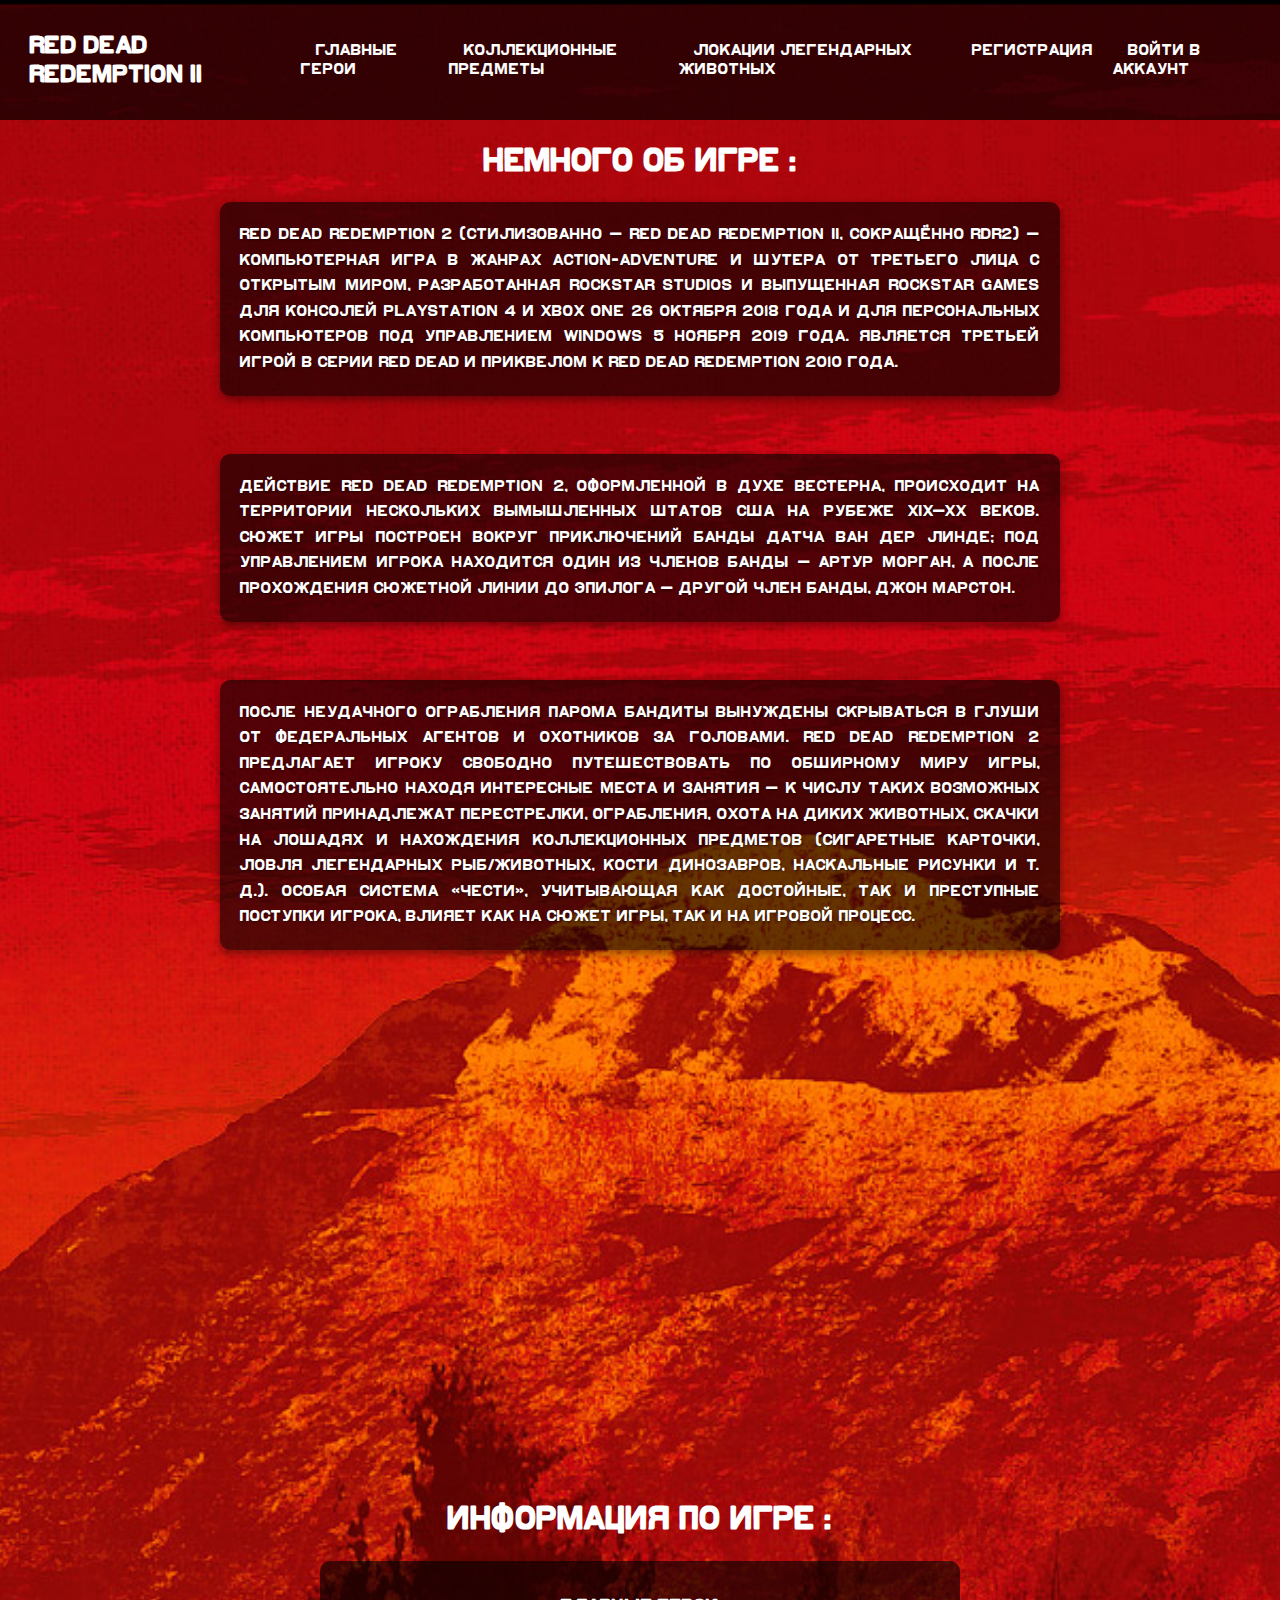
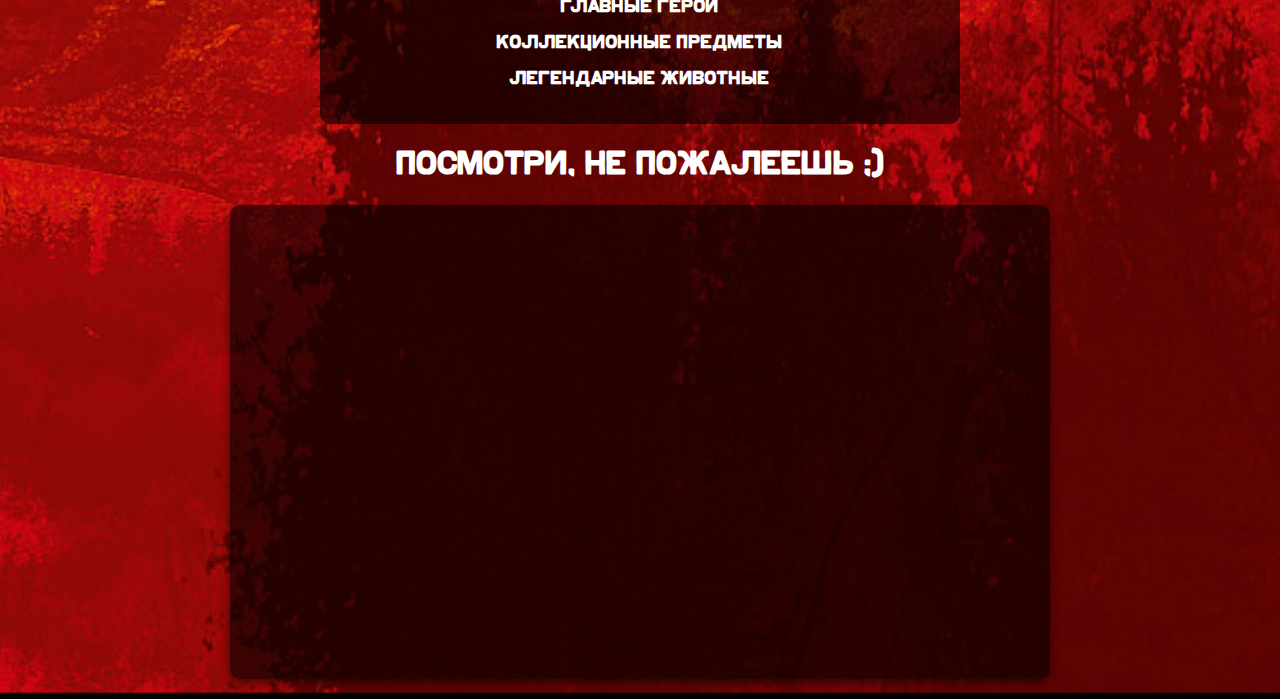
<file: index.html>
<!DOCTYPE html>
<html lang="ru">
<head>
    <meta charset="UTF-8">
    <meta name="viewport" content="width=device-width, initial-scale=1.0">
    <link rel="stylesheet" href="styles.css"> <!-- Подключаем CSS файл -->
    <title>Red Dead Redemption 2</title>
</head>
<body>
    <header>
        <nav class="navbar">
            <h1 class="logo">RED DEAD REDEMPTION II</h1>
            <ul class="nav-links">
                <li><a href="characters.html">Главные герои</a></li>
                <li><a href="items.html">Коллекционные предметы</a></li>
                <li><a href="locations.html">Локации легендарных животных</a></li>
                <li><a href="registration.html">Регистрация</a></li>
                <li><a href="login.html">Войти в аккаунт</a></li>
            </ul>
        </nav>
    </header>
<div class="content">
<h1><center> Немного об игре : </h1><center>
<p class="fade-in"> Red Dead Redemption 2 (стилизованно — Red Dead Redemption II, сокращённо RDR2) — компьютерная игра в жанрах action-adventure и шутера от третьего лица с открытым миром, разработанная Rockstar Studios и выпущенная Rockstar Games для консолей PlayStation 4 и Xbox One 26 октября 2018 года и для персональных компьютеров под управлением Windows 5 ноября 2019 года. Является третьей игрой в серии Red Dead и приквелом к Red Dead Redemption 2010 года. </p>
<br>
<p class="fade-in">Действие Red Dead Redemption 2, оформленной в духе вестерна, происходит на территории нескольких вымышленных штатов США на рубеже XIX—XX веков. Сюжет игры построен вокруг приключений банды Датча Ван дер Линде; под управлением игрока находится один из членов банды — Артур Морган, а после прохождения сюжетной линии до эпилога — другой член банды, Джон Марстон. </p>
<br>
<p class="fade-in">После неудачного ограбления парома бандиты вынуждены скрываться в глуши от федеральных агентов и охотников за головами. Red Dead Redemption 2 предлагает игроку свободно путешествовать по обширному миру игры, самостоятельно находя интересные места и занятия — к числу таких возможных занятий принадлежат перестрелки, ограбления, охота на диких животных, скачки на лошадях и нахождения коллекционных предметов (сигаретные карточки, ловля легендарных рыб/животных, кости динозавров, наскальные рисунки и т. д.). Особая система «чести», учитывающая как достойные, так и преступные поступки игрока, влияет как на сюжет игры, так и на игровой процесс. </p>
<br>
<p class="fade-in">После выхода Red Dead Redemption 2, как одна из самых ожидаемых и широко рекламируемых в это время игр, побила несколько рекордов продаж — лишь за две недели после их начала было продано свыше 17 миллионов копий игры, принеся компании Rockstar свыше 725 миллионов долларов прибыли. Она получила самые высокие оценки прессы — обозреватели удостоили самых высоких похвал сюжет, персонажей, предоставленную игроку свободу и чрезвычайное внимание разработчиков к деталям.</p>
<br>
<p class="fade-in">По итогам 2018 года игра также собрала ряд престижных наград, в том числе «Выбор критиков» на церемонии Golden Joystick Awards и «Лучшее повествование» и «Лучший саундтрек» на церемонии The Game Awards. Также в 2018 году игра стала лауреатом 22-й ежегодной премии D.I.C.E. Awards — премии Академии интерактивных искусств и наук (Academy of Interactive Arts & Sciences), одержав победу в номинации «Выдающееся техническое достижение».</p>
</div>
<script src="animation.js"></script>
<h1><center> Информация по игре : <center></h1>
<ul class="styled-list">
		<li><b><a href="characters.html" target="_blank">Главные герои</b></a></li>
		<li><b><a href="items.html" target="_blank">Коллекционные предметы</b></a></li> 
		<li><b><a href="locations.html" target="_blank">Легендарные животные</b></a></li>
</ul>
<h1><center> Посмотри, не пожалеешь ;) <center></h1>
<div class="video-player">
    <iframe width="800" height="450" 
        src="https://www.youtube.com/embed/lb9MJhe7JJc" 
        frameborder="0" 
        allow="accelerometer; autoplay; clipboard-write; encrypted-media; gyroscope; picture-in-picture; fullscreen" 
        allowfullscreen>
    </iframe>
</div>
</body>
</html>
</file>
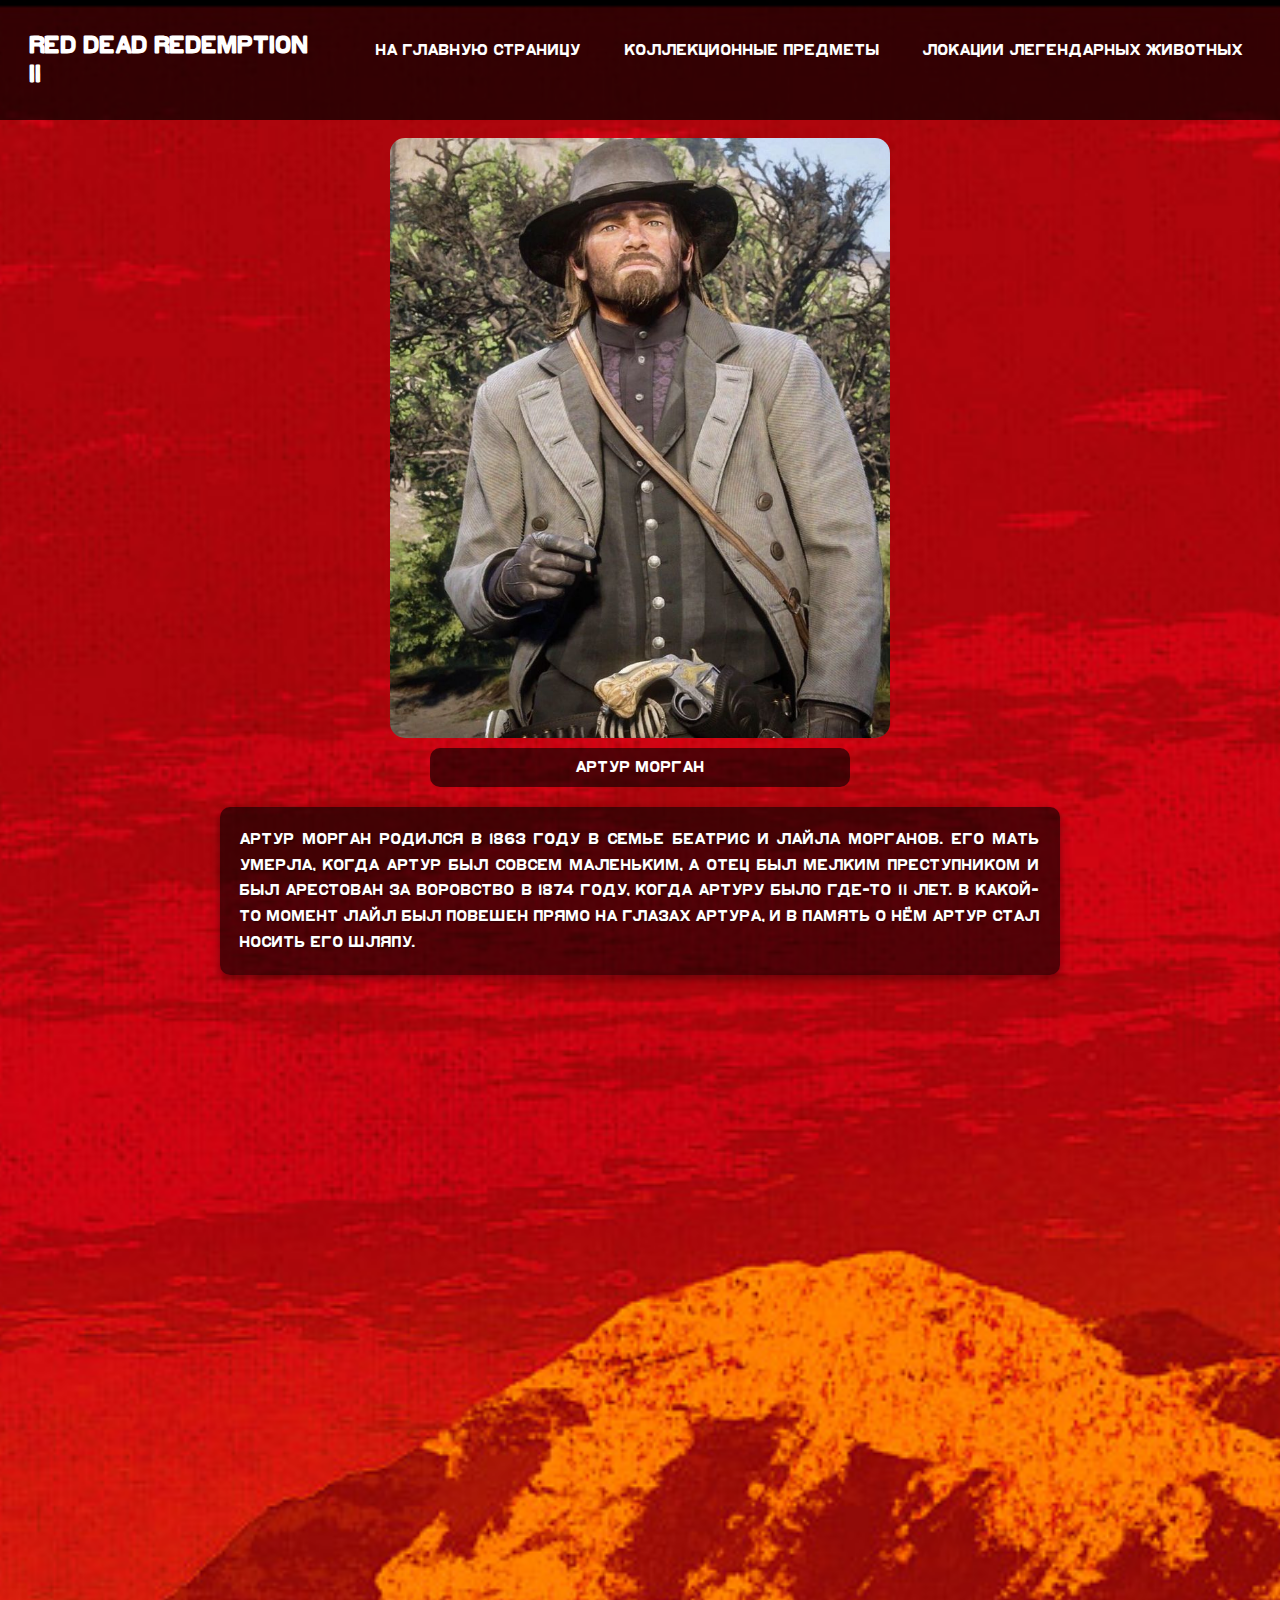
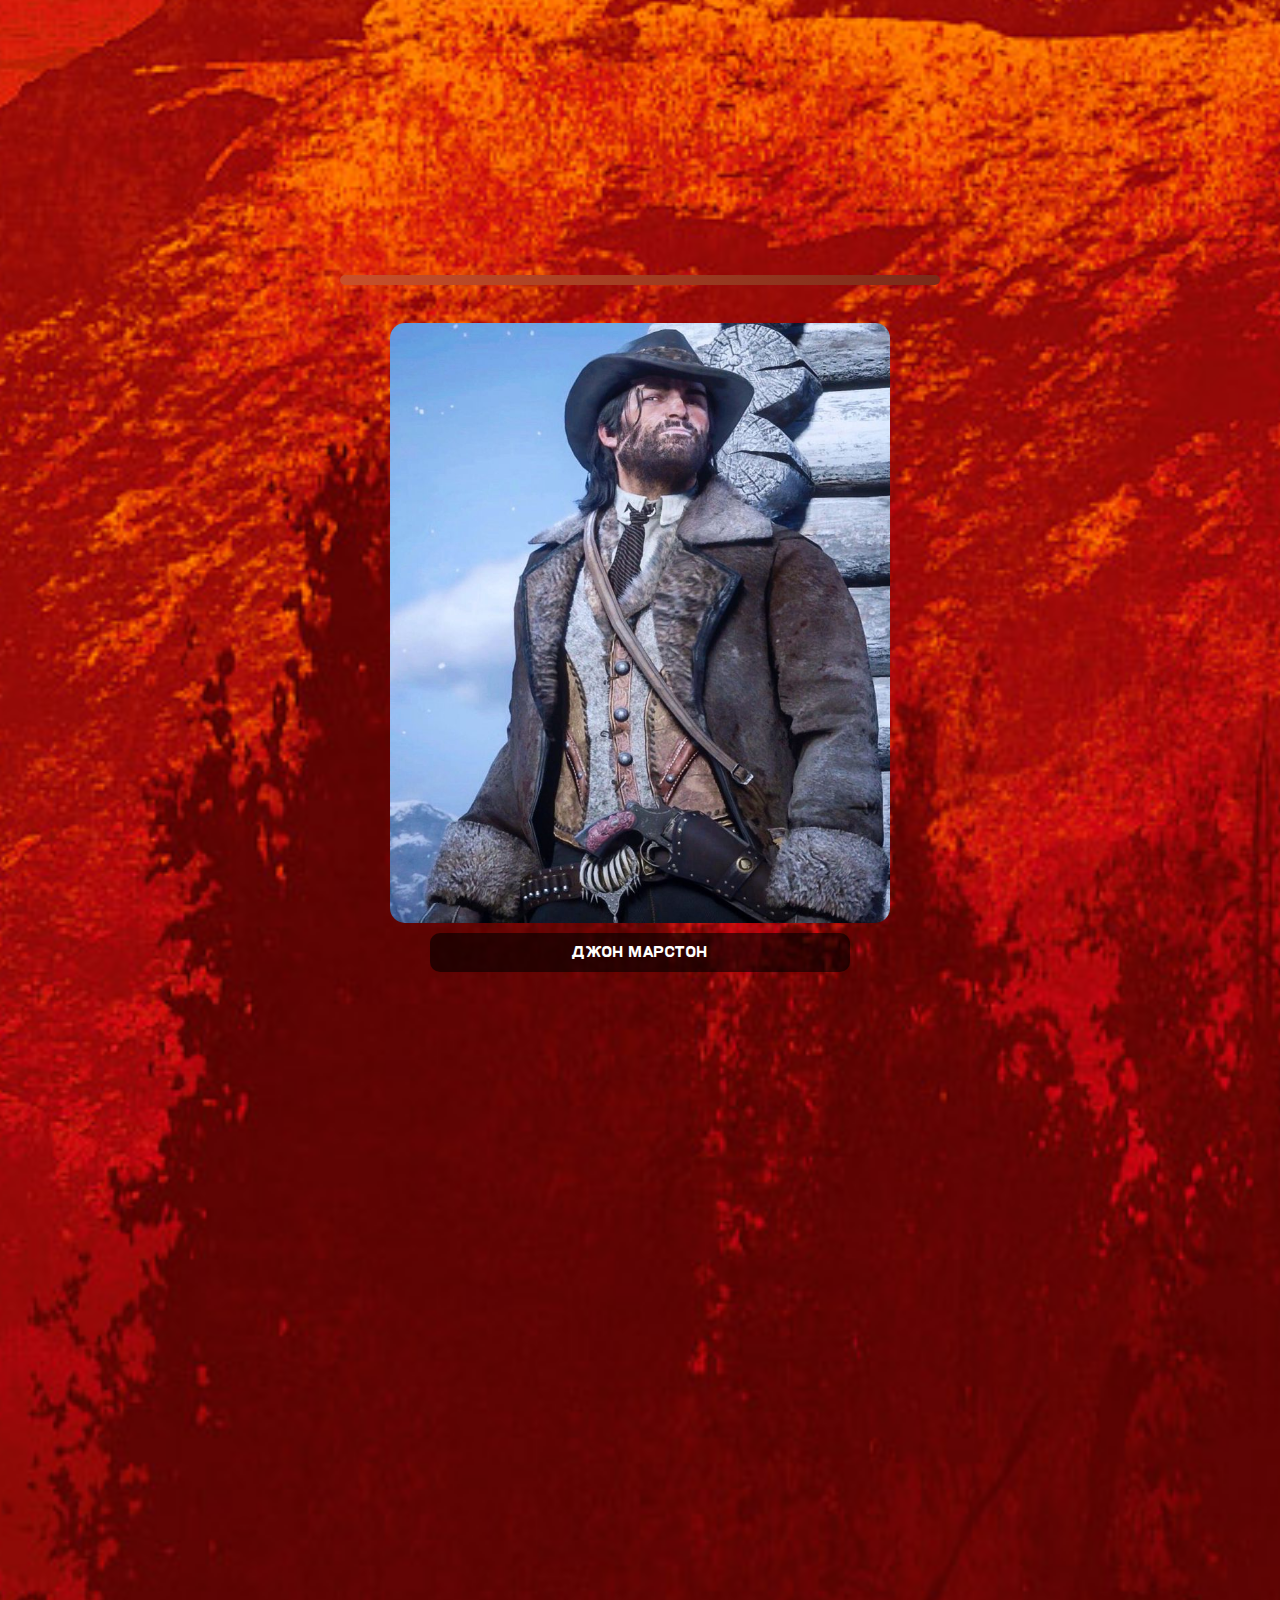
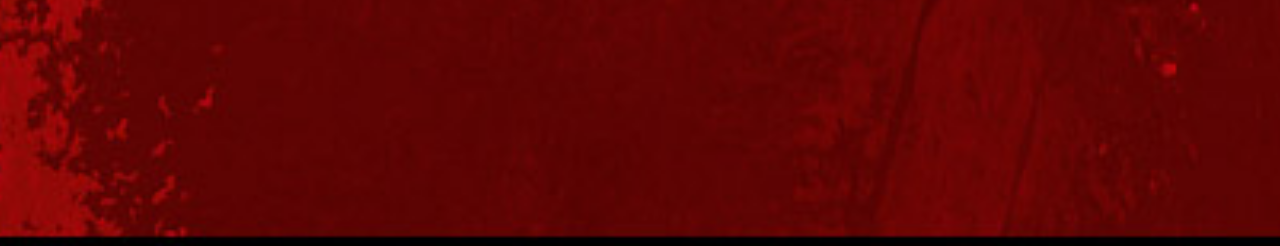
<file: characters.html>
<!DOCTYPE html>
<html lang="ru">
<head>
    <meta charset="UTF-8">
    <meta name="viewport" content="width=device-width, initial-scale=1.0">
    <link rel="stylesheet" href="styles.css"> <!-- Подключаем CSS файл -->
    <title>Red Dead Redemption 2</title>
</head>
<body>
    <header>
        <nav class="navbar">
            <h1 class="logo">RED DEAD REDEMPTION II</h1>
            <ul class="nav-links">
                <li><a href="index.html">На главную страницу</a></li>
                <li><a href="items.html">Коллекционные предметы</a></li>
                <li><a href="locations.html">Локации легендарных животных</a></li>
            </ul>
        </nav>
    </header>
<div>
<br>
    <center><img src="img/arthur_morgan.jpg" width="500px" height="600px" align="middle" alt="Изображение слева"></center>
	<figcaption>Артур Морган</figcaption>
	<p class="fade-in">Артур Морган родился в 1863 году в семье Беатрис и Лайла Морганов. Его мать умерла, когда Артур был совсем маленьким, а отец был мелким преступником и был арестован за воровство в 1874 году, когда Артуру было где-то 11 лет. В какой-то момент Лайл был повешен прямо на глазах Артура, и в память о нём Артур стал носить его шляпу. </p>
	<p class="fade-in">Примерно в 1877 году в возрасте около 14 лет Артур был взят на попечение Датчем ван дер Линде спустя некоторое время после знакомства Датча с Хозией Мэттьюзом. Рассматривая его как приемного отца, Артур проникся видением Датча жизни, свободной от цивилизации и верховенства закона, став одним из основателей банды «Ван дер Линде» спустя долгие годы. В раннем возрасте Артур проводил всё время вместе с Датчем, катаясь на лошадях. Видение мира без закона, свободной жизни без правительства, представленные Датчем, привились Артуру. Лояльность Датча сделала его одним из немногих, кому лидер банды доверял больше всех в его банде.</p>
	<p class="fade-in">В неопределённые молодые года своей жизни, Артур повстречал девушку по имени Мэри Линтон и они оба полюбили друг друга. Тем не менее, тяга Артура к преступной жизни и неодобрение со стороны семьи Мэри привели к разрыву отношений.</p>
	<p class="fade-in">Через некоторое время Артур познакомился с молодой 19-летней официанткой по имени Элиза, с которой у него была интимная связь, в результате которой у них родился сын Айзек. Элиза знала о преступной деятельности Артура, но, тем не менее, принимала любую поддержку с его стороны для их сына. Артур навещал их раз в несколько месяцев, оставаясь с ними на несколько дней. Однажды Артур как обычно прибыл их навестить, однако нашел лишь два стоящих креста во дворе. Он сразу понял, что случилось и уже позже узнал, что Элиза и Айзек стали жертвами грабителей, взявших с них лишь десять долларов. Этот инцидент ожесточил Артура и он так и не смог оправиться.</p>
	<p class="fade-in">На момент игры выясняется, что Артур переживает «экзистенциальный кризис» и начинает сомневаться в идеологии и мотивах главаря их банды, которая со временем приобретает всё большую популярность среди закона.</p>
</div>
<hr>
<div>
<br>
    <center><img src="img/john_marston.jpg" width="500px" height="600px" align="middle" alt="Изображение слева"></center>
	<figcaption>Джон Марстон</figcaption>
	<p class="fade-in">Джон Марстон родился в 1873 году, на севере Штатов. Его отец был неграмотным шотландским иммигрантом, родившимся на корабле, плывущем в Нью-Йорк. Мать Джона была проституткой и скончалась во время родов. В какой-то момент отец Джона ослеп на оба глаза в результате драки в баре к югу от Чикаго. Он любил говорить о Шотландии и ненавидел англичан за то, что они сделали с его двоюродными дедушками и бабушками, которых он, впрочем, никогда не видел.</p>
	<p class="fade-in">В 1881 году отец Джона умер во время драки в баре. В то время Джону было всего восемь лет, и его отправили в приют, где он прожил небольшую часть подростковой жизни, после чего сбежал. В 11-летнем возрасте Джон совершил первое убийство, застрелив человека, хотя и утверждал, что это была не его вина.</p>
	<p class="fade-in"> 1885 году, в возрасте примерно 12 лет, Джон был пойман на краже в Иллинойсе домовладельцами, которые решили его сразу повесить. Вовремя прибывший Датч ван дер Линде спас мальчика и взял в свою банду, в которой уже состояли Хозия Мэттьюз, Артур Морган и Сьюзан Гримшо. Банда стала приёмной семьей для Джона, а Датч — его наставником. Датч стал заменой отцу Джону, обучая его стрелять, охотиться, собирать, читать и выживать в опасном мире.</p>
	<p class="fade-in">Джон Марстон стал одним из главных членов банды Ван дер Линде. Он вместе с Датчем, Биллом Уильямсоном, Хавьером Эскуэлой, Артуром Морганом и другими совершал грабежи, рейды, убийства, похищения людей и прочие преступления. Многие члены банды считали Джона любимцем Датча и часто завидовали ему. По словам Марстона, банда воровала и воевала не просто так — часть украденного у богатых они отдавали бедным. Они хотели изменить мировоззрение у людей Дикого Запада, хоть это и было лишь оправданием их действий.</p>
</div>
<script src="animation.js"></script>
</file>
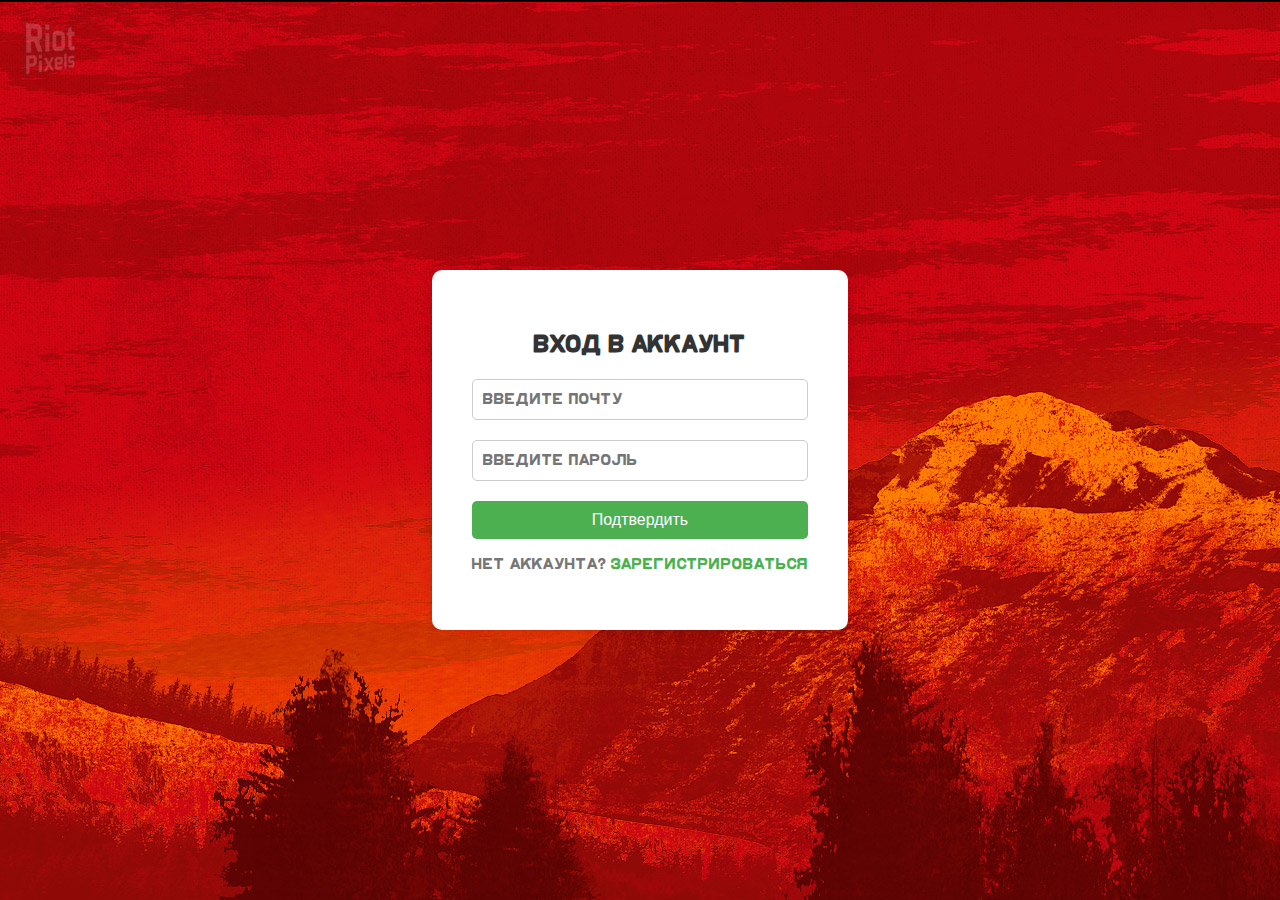
<file: login.html>
<!DOCTYPE html>
<html lang="ru">
<head>
    <meta charset="UTF-8">
    <meta name="viewport" content="width=device-width, initial-scale=1.0">
    <title>Вход в аккаунт</title>
    <link rel="stylesheet" href="login_style.css">
</head>
<body>

    <div class="container">
        <div class="login-form">
            <h2>Вход в аккаунт</h2>
            <form action="login.php" method="POST">
      <input type="email" name="email" placeholder="Введите почту" required>
      <input type="password" name="password" placeholder="Введите пароль" required>
      <button type="submit">Подтвердить</button>
    </form>
            <p>Нет аккаунта? <a href="registration.html">Зарегистрироваться</a></p>
        </div>
    </div>
</body>
</html>
</file>
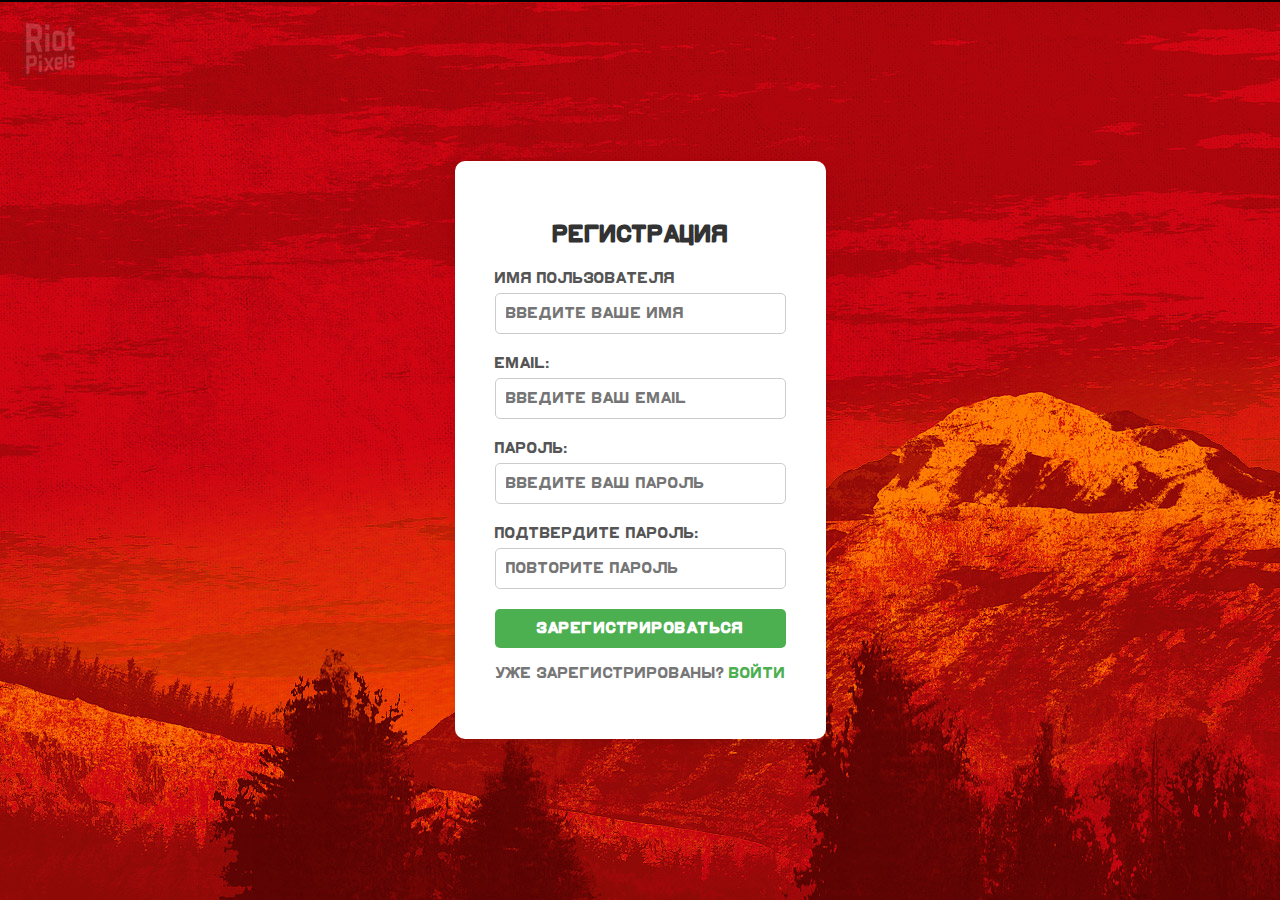
<file: registration.html>
<!DOCTYPE html>
<html lang="ru">
<head>
    <meta charset="UTF-8">
    <meta name="viewport" content="width=device-width, initial-scale=1.0">
    <title>Регистрация</title>
    <link rel="stylesheet" href="registration_style.css">
</head>
<body>

    <div class="container">
        <div class="registration-form">
            <h2>Регистрация</h2>
            <form action="register.php" method="POST">
                <label for="username">Имя пользователя</label>
                <input type="text" id="username" name="username" placeholder="Введите ваше имя" required>
                <label for="email">Email:</label>
                <input type="email" id="email" name="email" placeholder="Введите ваш email" required>
                <label for="password">Пароль:</label>
                <input type="password" id="password" name="password" placeholder="Введите ваш пароль" required>
                <label for="confirm_password">Подтвердите пароль:</label>
                <input type="password" id="confirm_password" name="confirm_password" placeholder="Повторите пароль" required>
                <button type="submit">Зарегистрироваться</button>
            </form>
            <p>Уже зарегистрированы? <a href="login.html">Войти</a></p>
        </div>
    </div>
</body>
</html>
</file>
<file: styles.css>
@font-face {
    font-family: 'RDRGothica-Regular'; /* Задайте имя шрифта */
    src: url('RDRGothica-Regular.ttf') format('truetype'); /* Путь к вашему шрифту */
}

h1 {
	font-family: 'RDRGothica-Regular', sans-serif;
}
p {
	font-family: 'RDRGothica-Regular', sans-serif;
    text-shadow: 1px 1px 2px rgba(0, 0, 0, 0.5);; /* Легкая тень текста */
	line-height: 1.6; /* Межстрочный интервал */
    color: #fff; /* Белый текст для контраста с фоном */
    text-align: justify; /* Выравнивание по ширине */
    background-color: rgba(0, 0, 0, 0.6); /* Черный полупрозрачный фон */
    padding: 20px; /* Внутренние отступы для текста */
    border-radius: 10px; /* Округленные углы */
    box-shadow: 0 4px 10px rgba(0, 0, 0, 0.4); /* Тень для создания глубины */
    margin: 20px auto; /* Отступы сверху и снизу, центрирование по горизонтали */
    max-width: 800px; /* Ограничение по ширине блока текста */
	opacity: 0; /* Изначально невидимы */
    transform: translateY(20px); /* Смещаем элементы вниз */
    transition: opacity 0.6s ease-out, transform 0.6s ease-out; /* Плавная анимация */
}
/* Класс, который будет добавляться при попадании в область видимости */
p.show {
    opacity: 1; /* Элемент становится видимым */
    transform: translateY(0); /* Возвращаем элемент в исходное положение */
}
/* Когда элемент выходит из зоны видимости */
p.hidden {
    opacity: 0; /* Элемент исчезает */
    transform: translateY(20px); /* Смещаем обратно */
}
p:hover {
    background-color: rgba(0, 0, 0, 0.8); /* Более темный фон при наведении */
    transition: background-color 0.8s ease; /* Плавный переход фона */
}
body {
    margin: 0;
    padding: 0;
    background-image: url('img/background.jpg'); /* Подключение изображения фона */
    background-size: cover; /* Масштабирование изображения */
    background-position: center; /* Центрирование изображения */
    background-repeat: no-repeat; /* Убираем повторение изображения */
    min-height: 100vh; /* Минимальная высота в 100% от высоты видимой области */
    color: #fff; /* Цвет текста */
}

header {
    font-family: 'RDRGothica-Regular', sans-serif;
    background-color: rgba(0, 0, 0, 0.7); /* Полупрозрачный фон */
    padding: 15px 30px;
}

.navbar {
    display: flex;
    align-items: center;
    justify-content: space-between;
}

.logo {
    color: #fff;
    font-size: 24px;
    text-transform: uppercase;
}

.nav-links {
    list-style: none;
    display: flex;
    gap: 20px; /* Расстояние между пунктами меню */
}

.nav-links li {
    position: relative; /* Для создания эффекта подчеркивания */
}

.nav-links a {
    text-decoration: none; /* Убираем подчеркивание */
    color: #fff; /* Цвет текста */
    padding: 10px 15px;
    transition: color 0.3s; /* Плавный переход цвета */
}

.nav-links a:hover {
    color: #ffd700; /* Цвет при наведении */
}

.nav-links a::after {
    content: '';
    position: absolute;
    left: 0;
    right: 0;
    bottom: 0;
    height: 2px; /* Высота подчеркивания */
    background-color: #ffd700; /* Цвет подчеркивания */
    transform: scaleX(0); /* Начальное состояние подчеркивания */
    transition: transform 0.3s; /* Плавный переход для подчеркивания */
}

.nav-links a:hover::after {
    transform: scaleX(1); /* Полное подчеркивание при наведении */
}
.video-player {
            width: 100%; /* Устанавливает ширину элемента равной 100% ширины родительского элемента */
            max-width: 800px; /* Устанавливает максимальную ширину элемента в 800 пикселей.  Это означает, что элемент не будет шире 800 пикселей, даже если родительский элемент шире. */
            margin: 20px auto;
/* Устанавливает поля вокруг элемента:
20px - верхний и нижний отступы.
auto -  левый и правый отступы устанавливаются автоматически, чтобы элемент был выровнен по центру. */
            background-color: rgba(0, 0, 0, 0.6); /* Черный полупрозрачный фон */
            padding: 10px; /* Устанавливает внутренний отступ padding элемента в 10 пикселей */
            border-radius: 10px; /* Cкругляет углы элемента с радиусом 10 пикселей. */
            box-shadow: 0 4px 8px rgba(0, 0, 0, 0.5);
/* Добавляет тень к элементу.
Параметры тени:
0 - горизонтальное смещение тени.
4px - вертикальное смещение тени.
8px -  размытие тени.
rgba(0, 0, 0, 0.5 -  цвет тени. Полупрозрачный черный = 0.5 */
        }
        video {
            width: 100%; /* Устанавливает ширину видео равной 100% ширины родительского элемента */
        }
.styled-list {
	text-align: center; /* Центрирует текст по горизонтали */
    list-style-type: none; /* Убираем маркеры списка */
    padding: 0;
    margin: 20px auto; /* Отступы сверху и снизу */
    max-width: 600px; /* Ширина списка */
    background-color: rgba(0, 0, 0, 0.6); /* Полупрозрачный фон */
    padding: 20px; /* Внутренние отступы */
    border-radius: 10px; /* Округлые углы */
}

.styled-list li {
    margin: 15px 0; /* Отступ между элементами списка */
}

.styled-list a {
    color: #fff; /* Цвет текста */
	font-family: 'RDRGothica-Regular', sans-serif;
    text-decoration: none; /* Убираем подчеркивание */
    font-size: 18px; /* Размер шрифта */
    transition: color 0.3s ease, transform 0.3s ease; /* Плавная анимация изменения цвета и эффекта при наведении */
}

.styled-list a:hover {
    color: #ff4500; /* Цвет при наведении */
    transform: scale(1.05); /* Увеличение при наведении */
}

.styled-list li:hover {
    transform: scale(1.05); /* Небольшое поднятие элемента списка при наведении */
}

.styled-list b {
    font-weight: bold; /* Жирное начертание */
}
figcaption {
    font-size: 16px;                  /* Размер шрифта */
    color: #ffffff;                   /* Цвет текста */
	font-family: 'RDRGothica-Regular', sans-serif;
	padding: 10px; /* Внутренние отступы для текста */
	background-color: rgba(0, 0, 0, 0.6); /* Черный полупрозрачный фон */
	margin: 20px auto; /* Отступы сверху и снизу, центрирование по горизонтали */
    max-width: 400px; /* Ограничение по ширине блока текста */
	border-radius: 10px;
    text-align: center;               /* Выравнивание текста */
    margin-top: 10px;                 /* Отступ сверху */
}

img {
	border-radius: 15px;
}
hr {
    background: linear-gradient(to right, #c94f2b, #7b2a1a);
    border-radius: 5px;
	border: none;
	width: 600px; /* Ширина линии, например, 80% от родительского элемента */
    height: 10px; /* Высота линии */
	margin: 20px auto; /* Центрирование линии с отступами сверху и снизу */
}
</file>
<file: login_style.css>
@font-face {
    font-family: 'RDRGothica-Regular'; /* Задайте имя шрифта */
    src: url('RDRGothica-Regular.ttf') format('truetype'); /* Путь к вашему шрифту */
}

body {
    font-family: RDRGothica-Regular, sans-serif;
    background-image: url('img/background.jpg'); /* Подключение изображения фона */
    margin: 0;
    padding: 0;
    display: flex;
    justify-content: center;
    align-items: center;
    height: 100vh;
}

.container {
    display: flex;
    justify-content: center;
    align-items: center;
    height: 100vh;
}

.login-form {
    background-color: #fff;
    padding: 40px;
    border-radius: 10px;
    box-shadow: 0 4px 8px rgba(0, 0, 0, 0.1);
    width: 100%;
    max-width: 400px;
}

h2 {
    text-align: center;
    margin-bottom: 20px;
    color: #333;
}

form {
    display: flex;
    flex-direction: column;
}

label {
    margin-bottom: 5px;
    color: #555;
}

input[type="email"],
input[type="password"] {
    padding: 10px;
    margin-bottom: 20px;
    border: 1px solid #ccc;
    border-radius: 5px;
    width: 100%;
    box-sizing: border-box;
    font-family: 'RDRGothica-Regular', sans-serif;
    font-size: 16px;
}

button {
    background-color: #4CAF50;
    color: white;
    padding: 10px;
    border: none;
    border-radius: 5px;
    cursor: pointer;
    font-size: 16px;
    width: 100%;
}

button:hover {
    background-color: #45a049;
}

p {
    text-align: center;
    color: #777;
}

a {
    color: #4CAF50;
    text-decoration: none;
}

a:hover {
    text-decoration: underline;
}
</file>
<file: registration_style.css>
@font-face {
    font-family: 'RDRGothica-Regular'; /* Задайте имя шрифта */
    src: url('RDRGothica-Regular.ttf') format('truetype'); /* Путь к вашему шрифту */
}

body {
    font-family: RDRGothica-Regular, sans-serif;
	background-image: url('img/background.jpg'); /* Подключение изображения фона */
    margin: 0;
    padding: 0;
    display: flex;
    justify-content: center;
    align-items: center;
    height: 100vh;
}

.container {
    display: flex;
    justify-content: center;
    align-items: center;
    height: 100vh;
}

.registration-form {
    background-color: #fff;
    padding: 40px;
    border-radius: 10px;
    box-shadow: 0 4px 8px rgba(0, 0, 0, 0.1);
    width: 100%;
    max-width: 400px;
}

h2 {
    text-align: center;
    margin-bottom: 20px;
    color: #333;
}

form {
    display: flex;
    flex-direction: column;
}

label {
    margin-bottom: 5px;
    color: #555;
}

input[type="text"],
input[type="email"],
input[type="password"],
input[type="username"] 
{
    padding: 10px;
    margin-bottom: 20px;
    border: 1px solid #ccc;
    border-radius: 5px;
    width: 100%;
    box-sizing: border-box;
}

button {
    background-color: #4CAF50;
    color: white;
    padding: 10px;
    border: none;
    border-radius: 5px;
    cursor: pointer;
    font-size: 16px;
    width: 100%;
}

button:hover {
    background-color: #45a049;
}

p {
    text-align: center;
    color: #777;
}

a {
    color: #4CAF50;
    text-decoration: none;
}

a:hover {
    text-decoration: underline;
}

/* Задаем общий стиль для полей ввода */
input[type="text"],
input[type="email"],
input[type="password"],
input[type="username"]
button {
    font-family: 'RDRGothica-Regular', sans-serif; /* Меняем шрифт на Arial или другой */
    font-size: 16px; /* Размер шрифта */
}

/* Дополнительно можно задать стиль только для кнопки */
button {
    font-family: 'RDRGothica-Regular', sans-serif; /* Шрифт для кнопки */
    font-size: 16px;
    font-weight: bold; /* Жирный шрифт для кнопки */
    letter-spacing: 0.5px; /* Межбуквенный интервал */
}
</file>
